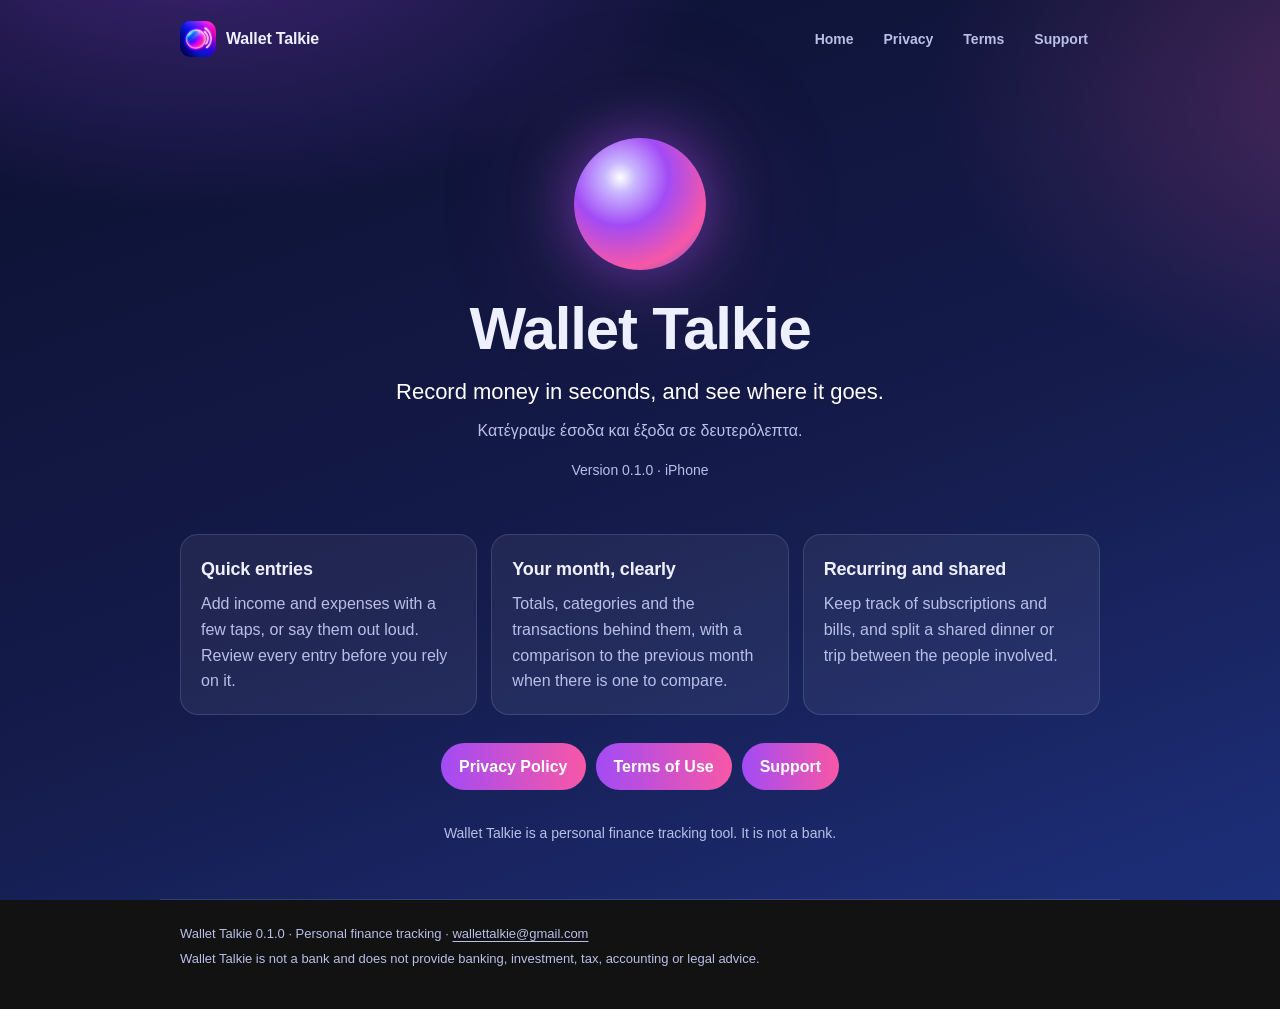
<file: index.html>
<!doctype html>
<html lang="en">
<head>
<meta charset="utf-8">
<meta name="viewport" content="width=device-width, initial-scale=1">
<title>Wallet Talkie · Wallet Talkie</title>
<meta name="description" content="Wallet Talkie: record money in seconds and see where it goes.">
<link rel="stylesheet" href="./assets/site.css">
<link rel="icon" type="image/png" sizes="512x512" href="./assets/icon-512.png">
<link rel="apple-touch-icon" sizes="180x180" href="./assets/icon-180.png">
<meta name="theme-color" content="#0b1030">
</head>
<body>
<header class="top">
  <a class="brand" href="./"><img src="./assets/icon-180.png" alt="" width="36" height="36"><span>Wallet Talkie</span></a>
  <nav aria-label="Site"><a href="./">Home</a><a href="./privacy/">Privacy</a><a href="./terms/">Terms</a><a href="./support/">Support</a></nav>
</header>
<main>

<section class="hero">
  <div class="orb" aria-hidden="true"></div>
  <h1>Wallet Talkie</h1>
  <p class="lead">Record money in seconds, and see where it goes.</p>
  <p class="greek">Κατέγραψε έσοδα και έξοδα σε δευτερόλεπτα.</p>
  <p class="meta">Version 0.1.0 · iPhone</p>
</section>
<section class="cards">
  <article class="card">
    <h2>Quick entries</h2>
    <p>Add income and expenses with a few taps, or say them out loud. Review every entry before you rely on it.</p>
  </article>
  <article class="card">
    <h2>Your month, clearly</h2>
    <p>Totals, categories and the transactions behind them, with a comparison to the previous month when there is one to compare.</p>
  </article>
  <article class="card">
    <h2>Recurring and shared</h2>
    <p>Keep track of subscriptions and bills, and split a shared dinner or trip between the people involved.</p>
  </article>
</section>
<section class="links">
  <a class="pill" href="privacy/">Privacy Policy</a>
  <a class="pill" href="terms/">Terms of Use</a>
  <a class="pill" href="support/">Support</a>
</section>
<p class="note">Wallet Talkie is a personal finance tracking tool. It is not a bank.</p>

</main>
<footer class="foot">
  <p>Wallet Talkie 0.1.0 · Personal finance tracking · <a href="mailto:wallettalkie@gmail.com">wallettalkie@gmail.com</a></p>
  <p>Wallet Talkie is not a bank and does not provide banking, investment, tax, accounting or legal advice.</p>
</footer>
</body>
</html>
</file>
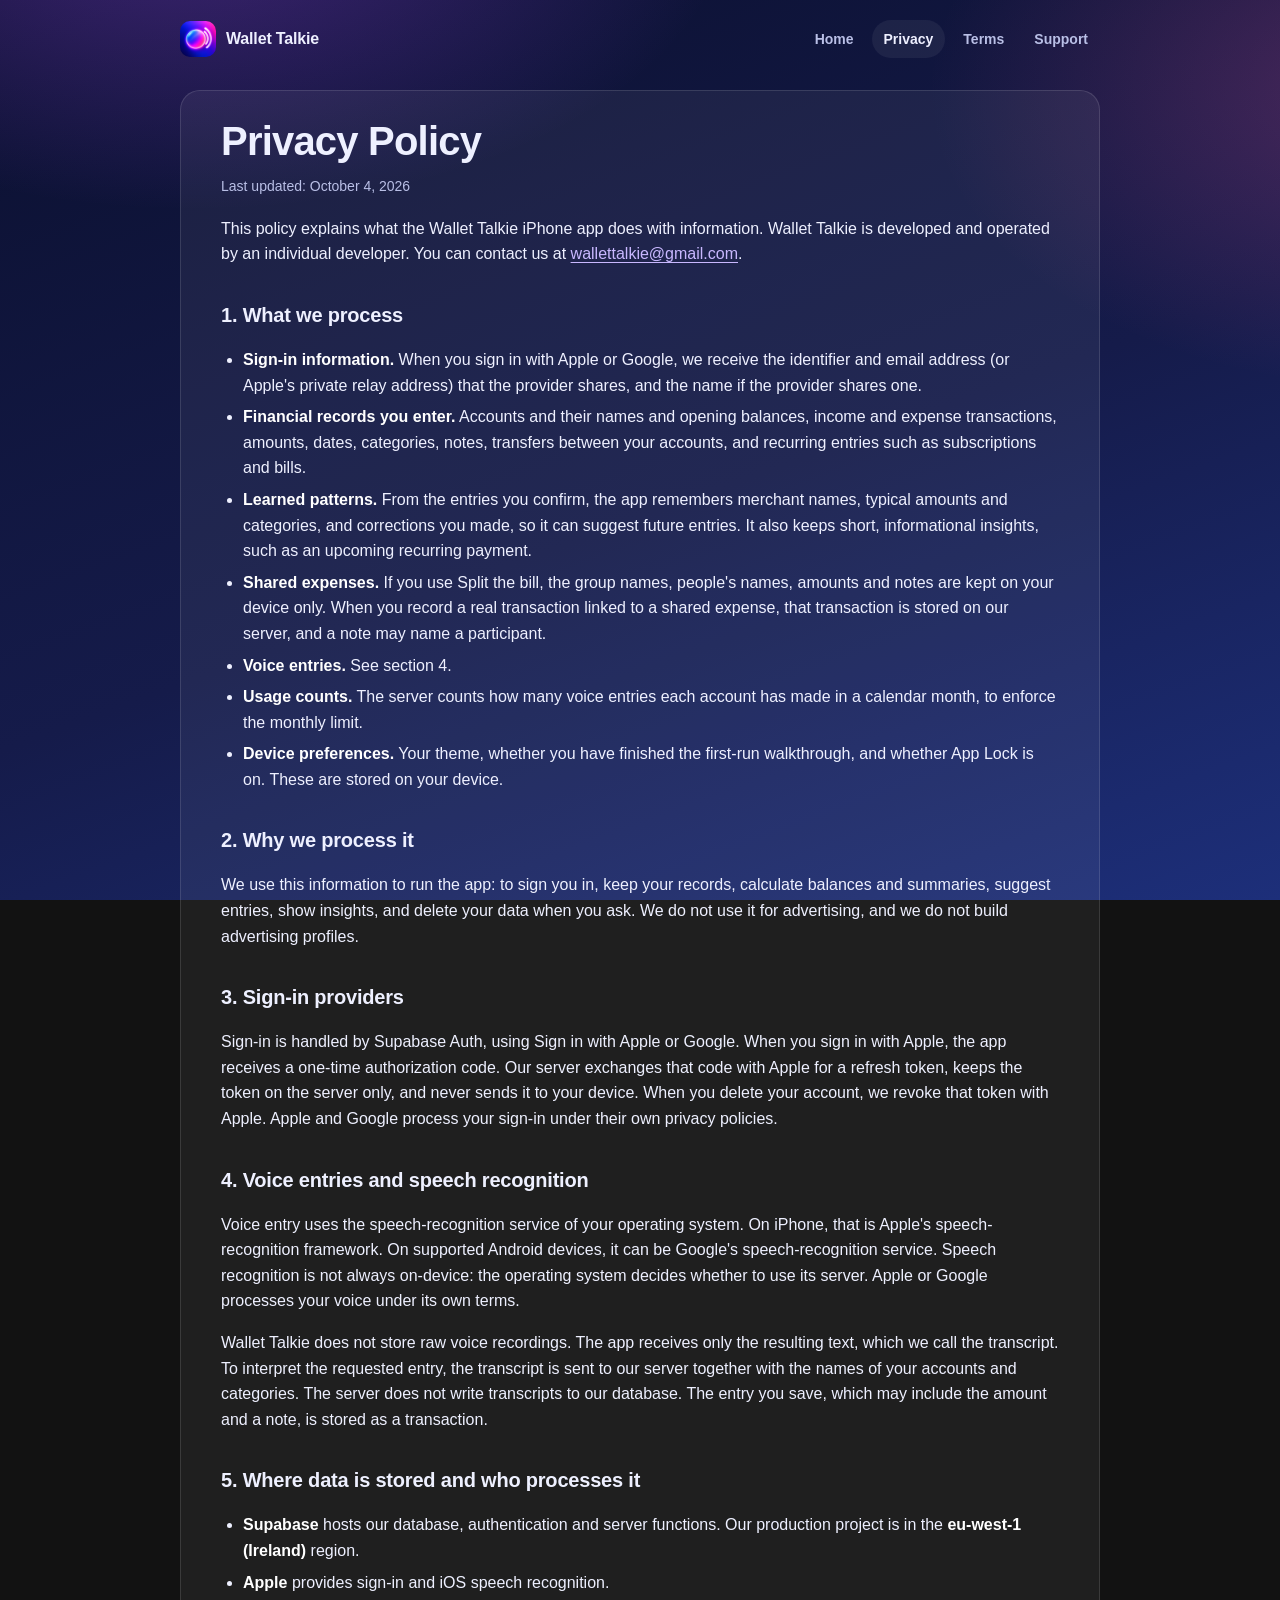
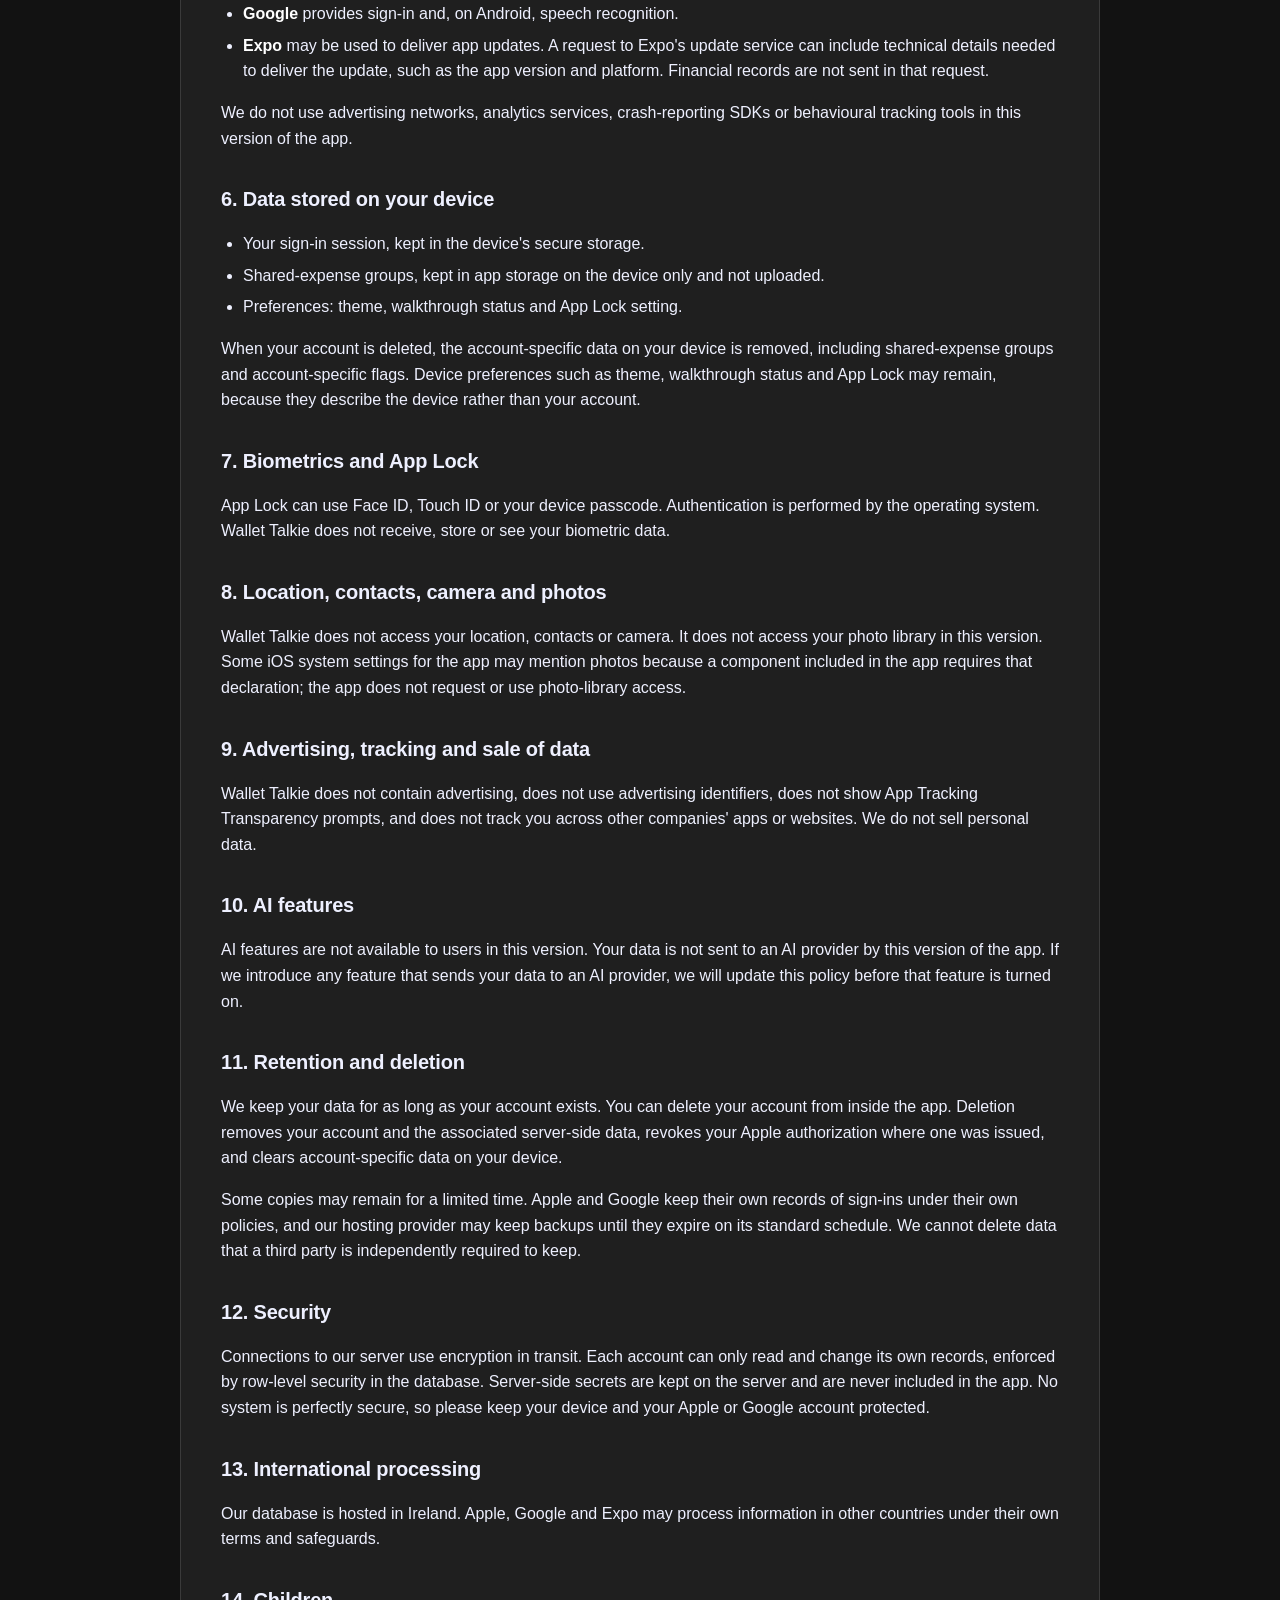
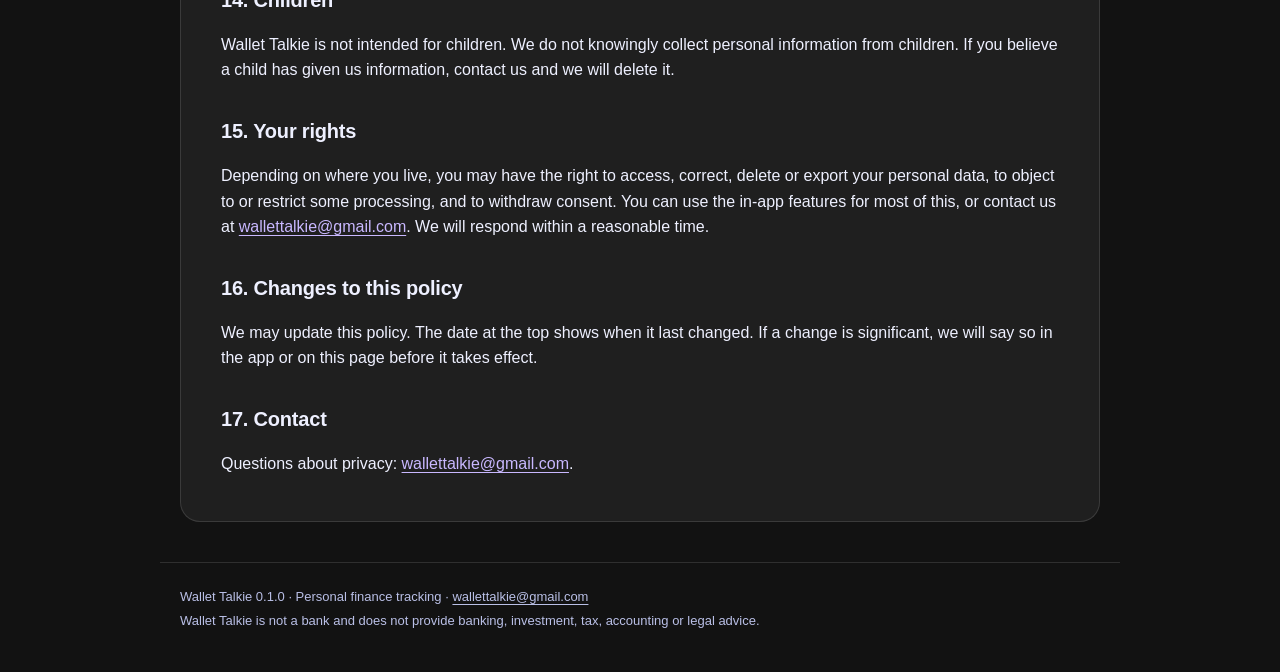
<file: privacy/index.html>
<!doctype html>
<html lang="en">
<head>
<meta charset="utf-8">
<meta name="viewport" content="width=device-width, initial-scale=1">
<title>Privacy Policy · Wallet Talkie</title>
<meta name="description" content="How Wallet Talkie processes your information.">
<link rel="stylesheet" href="../assets/site.css">
<link rel="icon" type="image/png" sizes="512x512" href="../assets/icon-512.png">
<link rel="apple-touch-icon" sizes="180x180" href="../assets/icon-180.png">
<meta name="theme-color" content="#0b1030">
</head>
<body>
<header class="top">
  <a class="brand" href="../"><img src="../assets/icon-180.png" alt="" width="36" height="36"><span>Wallet Talkie</span></a>
  <nav aria-label="Site"><a href="../">Home</a><a href="../privacy/" aria-current="page">Privacy</a><a href="../terms/">Terms</a><a href="../support/">Support</a></nav>
</header>
<main>

<article class="legal">
<h1>Privacy Policy</h1>
<p class="updated">Last updated: October 4, 2026</p>
<p>This policy explains what the Wallet Talkie iPhone app does with information. Wallet Talkie is developed and operated by an individual developer. You can contact us at <a href="mailto:wallettalkie@gmail.com">wallettalkie@gmail.com</a>.</p>

<h2>1. What we process</h2>
<ul>
  <li><strong>Sign-in information.</strong> When you sign in with Apple or Google, we receive the identifier and email address (or Apple's private relay address) that the provider shares, and the name if the provider shares one.</li>
  <li><strong>Financial records you enter.</strong> Accounts and their names and opening balances, income and expense transactions, amounts, dates, categories, notes, transfers between your accounts, and recurring entries such as subscriptions and bills.</li>
  <li><strong>Learned patterns.</strong> From the entries you confirm, the app remembers merchant names, typical amounts and categories, and corrections you made, so it can suggest future entries. It also keeps short, informational insights, such as an upcoming recurring payment.</li>
  <li><strong>Shared expenses.</strong> If you use Split the bill, the group names, people's names, amounts and notes are kept on your device only. When you record a real transaction linked to a shared expense, that transaction is stored on our server, and a note may name a participant.</li>
  <li><strong>Voice entries.</strong> See section 4.</li>
  <li><strong>Usage counts.</strong> The server counts how many voice entries each account has made in a calendar month, to enforce the monthly limit.</li>
  <li><strong>Device preferences.</strong> Your theme, whether you have finished the first-run walkthrough, and whether App Lock is on. These are stored on your device.</li>
</ul>

<h2>2. Why we process it</h2>
<p>We use this information to run the app: to sign you in, keep your records, calculate balances and summaries, suggest entries, show insights, and delete your data when you ask. We do not use it for advertising, and we do not build advertising profiles.</p>

<h2>3. Sign-in providers</h2>
<p>Sign-in is handled by Supabase Auth, using Sign in with Apple or Google. When you sign in with Apple, the app receives a one-time authorization code. Our server exchanges that code with Apple for a refresh token, keeps the token on the server only, and never sends it to your device. When you delete your account, we revoke that token with Apple. Apple and Google process your sign-in under their own privacy policies.</p>

<h2>4. Voice entries and speech recognition</h2>
<p>Voice entry uses the speech-recognition service of your operating system. On iPhone, that is Apple's speech-recognition framework. On supported Android devices, it can be Google's speech-recognition service. Speech recognition is not always on-device: the operating system decides whether to use its server. Apple or Google processes your voice under its own terms.</p>
<p>Wallet Talkie does not store raw voice recordings. The app receives only the resulting text, which we call the transcript. To interpret the requested entry, the transcript is sent to our server together with the names of your accounts and categories. The server does not write transcripts to our database. The entry you save, which may include the amount and a note, is stored as a transaction.</p>

<h2>5. Where data is stored and who processes it</h2>
<ul>
  <li><strong>Supabase</strong> hosts our database, authentication and server functions. Our production project is in the <strong>eu-west-1 (Ireland)</strong> region.</li>
  <li><strong>Apple</strong> provides sign-in and iOS speech recognition.</li>
  <li><strong>Google</strong> provides sign-in and, on Android, speech recognition.</li>
  <li><strong>Expo</strong> may be used to deliver app updates. A request to Expo's update service can include technical details needed to deliver the update, such as the app version and platform. Financial records are not sent in that request.</li>
</ul>
<p>We do not use advertising networks, analytics services, crash-reporting SDKs or behavioural tracking tools in this version of the app.</p>

<h2>6. Data stored on your device</h2>
<ul>
  <li>Your sign-in session, kept in the device's secure storage.</li>
  <li>Shared-expense groups, kept in app storage on the device only and not uploaded.</li>
  <li>Preferences: theme, walkthrough status and App Lock setting.</li>
</ul>
<p>When your account is deleted, the account-specific data on your device is removed, including shared-expense groups and account-specific flags. Device preferences such as theme, walkthrough status and App Lock may remain, because they describe the device rather than your account.</p>

<h2>7. Biometrics and App Lock</h2>
<p>App Lock can use Face ID, Touch ID or your device passcode. Authentication is performed by the operating system. Wallet Talkie does not receive, store or see your biometric data.</p>

<h2>8. Location, contacts, camera and photos</h2>
<p>Wallet Talkie does not access your location, contacts or camera. It does not access your photo library in this version. Some iOS system settings for the app may mention photos because a component included in the app requires that declaration; the app does not request or use photo-library access.</p>

<h2>9. Advertising, tracking and sale of data</h2>
<p>Wallet Talkie does not contain advertising, does not use advertising identifiers, does not show App Tracking Transparency prompts, and does not track you across other companies' apps or websites. We do not sell personal data.</p>

<h2>10. AI features</h2>
<p>AI features are not available to users in this version. Your data is not sent to an AI provider by this version of the app. If we introduce any feature that sends your data to an AI provider, we will update this policy before that feature is turned on.</p>

<h2>11. Retention and deletion</h2>
<p>We keep your data for as long as your account exists. You can delete your account from inside the app. Deletion removes your account and the associated server-side data, revokes your Apple authorization where one was issued, and clears account-specific data on your device.</p>
<p>Some copies may remain for a limited time. Apple and Google keep their own records of sign-ins under their own policies, and our hosting provider may keep backups until they expire on its standard schedule. We cannot delete data that a third party is independently required to keep.</p>

<h2>12. Security</h2>
<p>Connections to our server use encryption in transit. Each account can only read and change its own records, enforced by row-level security in the database. Server-side secrets are kept on the server and are never included in the app. No system is perfectly secure, so please keep your device and your Apple or Google account protected.</p>

<h2>13. International processing</h2>
<p>Our database is hosted in Ireland. Apple, Google and Expo may process information in other countries under their own terms and safeguards.</p>

<h2>14. Children</h2>
<p>Wallet Talkie is not intended for children. We do not knowingly collect personal information from children. If you believe a child has given us information, contact us and we will delete it.</p>

<h2>15. Your rights</h2>
<p>Depending on where you live, you may have the right to access, correct, delete or export your personal data, to object to or restrict some processing, and to withdraw consent. You can use the in-app features for most of this, or contact us at <a href="mailto:wallettalkie@gmail.com">wallettalkie@gmail.com</a>. We will respond within a reasonable time.</p>

<h2>16. Changes to this policy</h2>
<p>We may update this policy. The date at the top shows when it last changed. If a change is significant, we will say so in the app or on this page before it takes effect.</p>

<h2>17. Contact</h2>
<p>Questions about privacy: <a href="mailto:wallettalkie@gmail.com">wallettalkie@gmail.com</a>.</p>
</article>

</main>
<footer class="foot">
  <p>Wallet Talkie 0.1.0 · Personal finance tracking · <a href="mailto:wallettalkie@gmail.com">wallettalkie@gmail.com</a></p>
  <p>Wallet Talkie is not a bank and does not provide banking, investment, tax, accounting or legal advice.</p>
</footer>
</body>
</html>
</file>
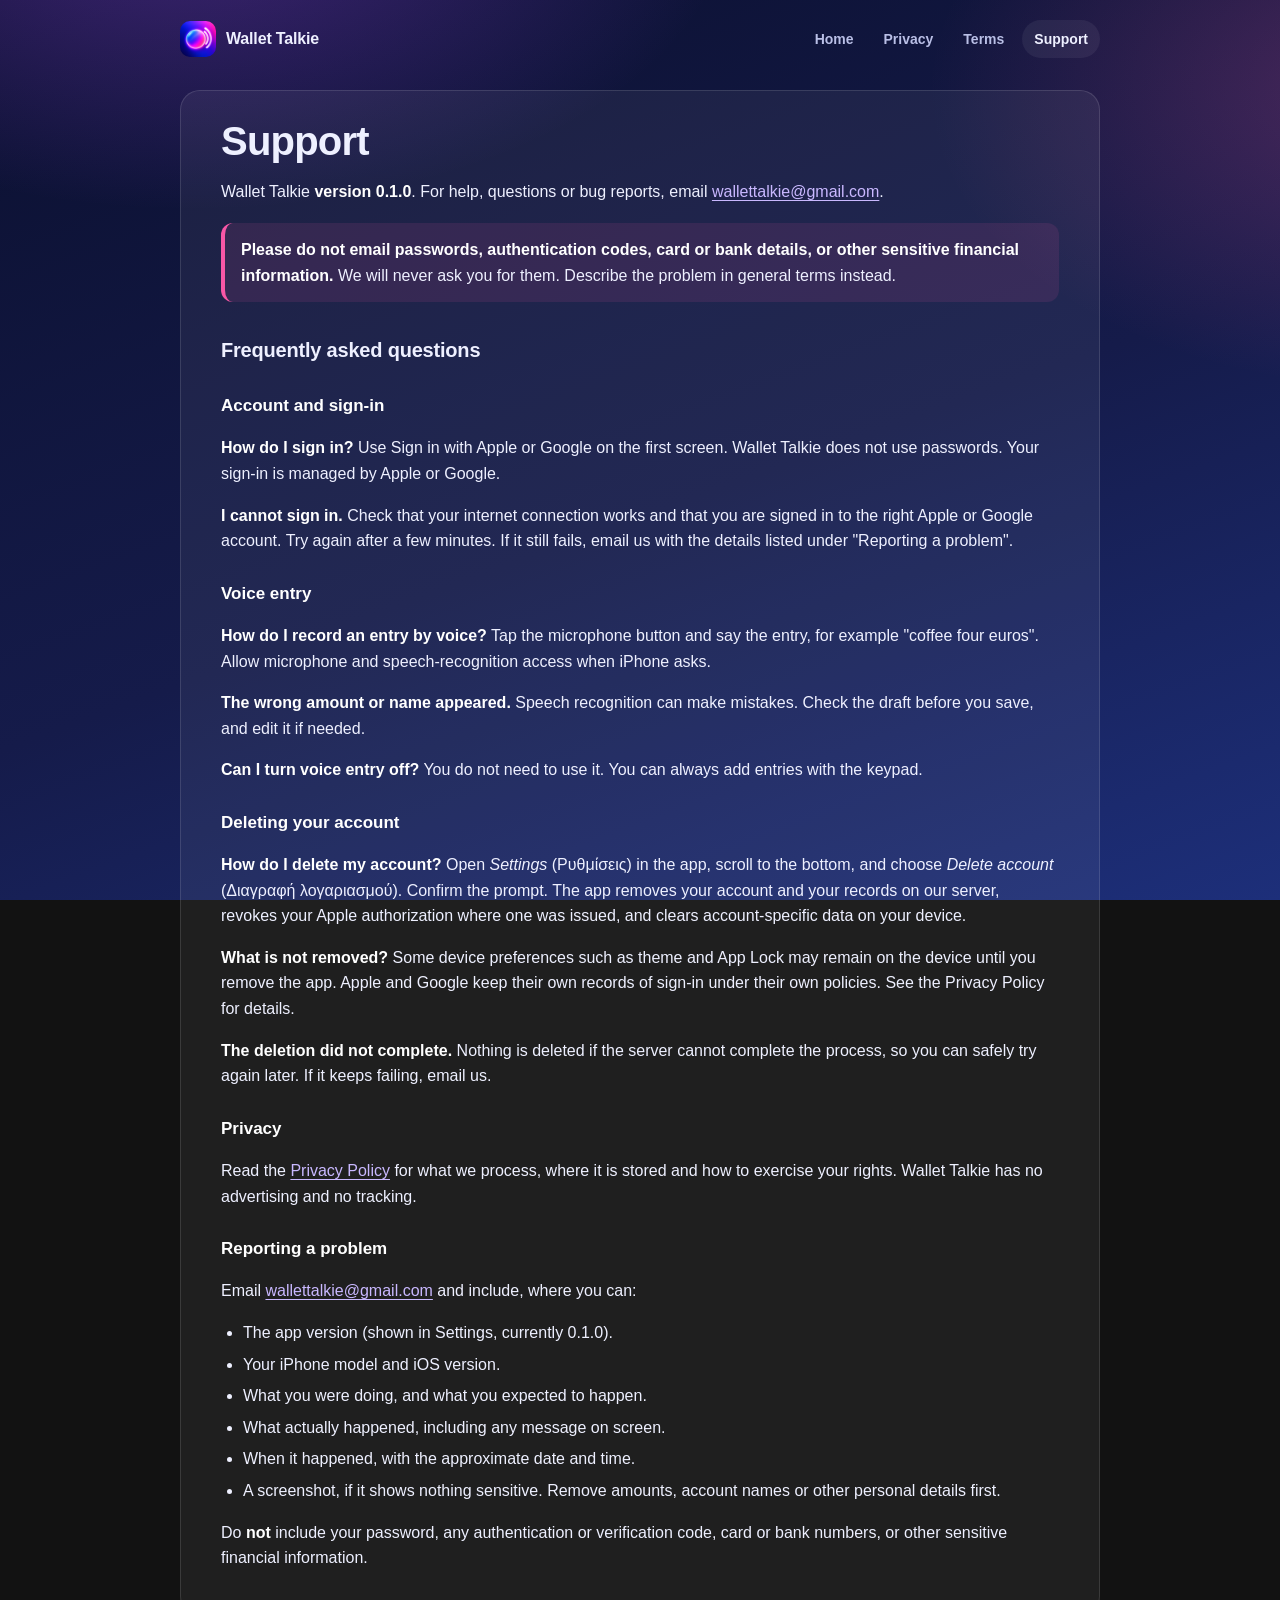
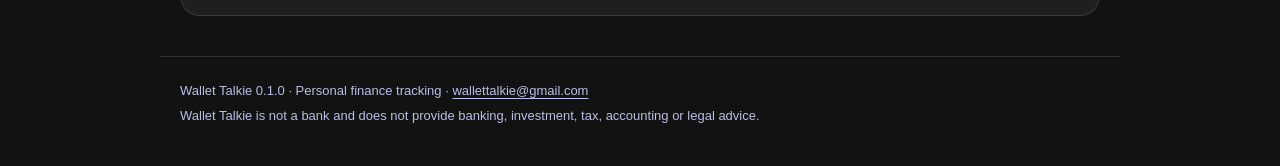
<file: support/index.html>
<!doctype html>
<html lang="en">
<head>
<meta charset="utf-8">
<meta name="viewport" content="width=device-width, initial-scale=1">
<title>Support · Wallet Talkie</title>
<meta name="description" content="Help, FAQ and how to contact Wallet Talkie support.">
<link rel="stylesheet" href="../assets/site.css">
<link rel="icon" type="image/png" sizes="512x512" href="../assets/icon-512.png">
<link rel="apple-touch-icon" sizes="180x180" href="../assets/icon-180.png">
<meta name="theme-color" content="#0b1030">
</head>
<body>
<header class="top">
  <a class="brand" href="../"><img src="../assets/icon-180.png" alt="" width="36" height="36"><span>Wallet Talkie</span></a>
  <nav aria-label="Site"><a href="../">Home</a><a href="../privacy/">Privacy</a><a href="../terms/">Terms</a><a href="../support/" aria-current="page">Support</a></nav>
</header>
<main>

<article class="legal">
<h1>Support</h1>
<p>Wallet Talkie <strong>version 0.1.0</strong>. For help, questions or bug reports, email <a href="mailto:wallettalkie@gmail.com">wallettalkie@gmail.com</a>.</p>

<div class="callout">
  <strong>Please do not email passwords, authentication codes, card or bank details, or other sensitive financial information.</strong> We will never ask you for them. Describe the problem in general terms instead.
</div>

<h2>Frequently asked questions</h2>

<h3>Account and sign-in</h3>
<p><strong>How do I sign in?</strong> Use Sign in with Apple or Google on the first screen. Wallet Talkie does not use passwords. Your sign-in is managed by Apple or Google.</p>
<p><strong>I cannot sign in.</strong> Check that your internet connection works and that you are signed in to the right Apple or Google account. Try again after a few minutes. If it still fails, email us with the details listed under "Reporting a problem".</p>

<h3>Voice entry</h3>
<p><strong>How do I record an entry by voice?</strong> Tap the microphone button and say the entry, for example "coffee four euros". Allow microphone and speech-recognition access when iPhone asks.</p>
<p><strong>The wrong amount or name appeared.</strong> Speech recognition can make mistakes. Check the draft before you save, and edit it if needed.</p>
<p><strong>Can I turn voice entry off?</strong> You do not need to use it. You can always add entries with the keypad.</p>

<h3>Deleting your account</h3>
<p><strong>How do I delete my account?</strong> Open <em>Settings</em> (Ρυθμίσεις) in the app, scroll to the bottom, and choose <em>Delete account</em> (Διαγραφή λογαριασμού). Confirm the prompt. The app removes your account and your records on our server, revokes your Apple authorization where one was issued, and clears account-specific data on your device.</p>
<p><strong>What is not removed?</strong> Some device preferences such as theme and App Lock may remain on the device until you remove the app. Apple and Google keep their own records of sign-in under their own policies. See the Privacy Policy for details.</p>
<p><strong>The deletion did not complete.</strong> Nothing is deleted if the server cannot complete the process, so you can safely try again later. If it keeps failing, email us.</p>

<h3>Privacy</h3>
<p>Read the <a href="../privacy/">Privacy Policy</a> for what we process, where it is stored and how to exercise your rights. Wallet Talkie has no advertising and no tracking.</p>

<h3>Reporting a problem</h3>
<p>Email <a href="mailto:wallettalkie@gmail.com">wallettalkie@gmail.com</a> and include, where you can:</p>
<ul>
  <li>The app version (shown in Settings, currently 0.1.0).</li>
  <li>Your iPhone model and iOS version.</li>
  <li>What you were doing, and what you expected to happen.</li>
  <li>What actually happened, including any message on screen.</li>
  <li>When it happened, with the approximate date and time.</li>
  <li>A screenshot, if it shows nothing sensitive. Remove amounts, account names or other personal details first.</li>
</ul>
<p>Do <strong>not</strong> include your password, any authentication or verification code, card or bank numbers, or other sensitive financial information.</p>
</article>

</main>
<footer class="foot">
  <p>Wallet Talkie 0.1.0 · Personal finance tracking · <a href="mailto:wallettalkie@gmail.com">wallettalkie@gmail.com</a></p>
  <p>Wallet Talkie is not a bank and does not provide banking, investment, tax, accounting or legal advice.</p>
</footer>
</body>
</html>
</file>
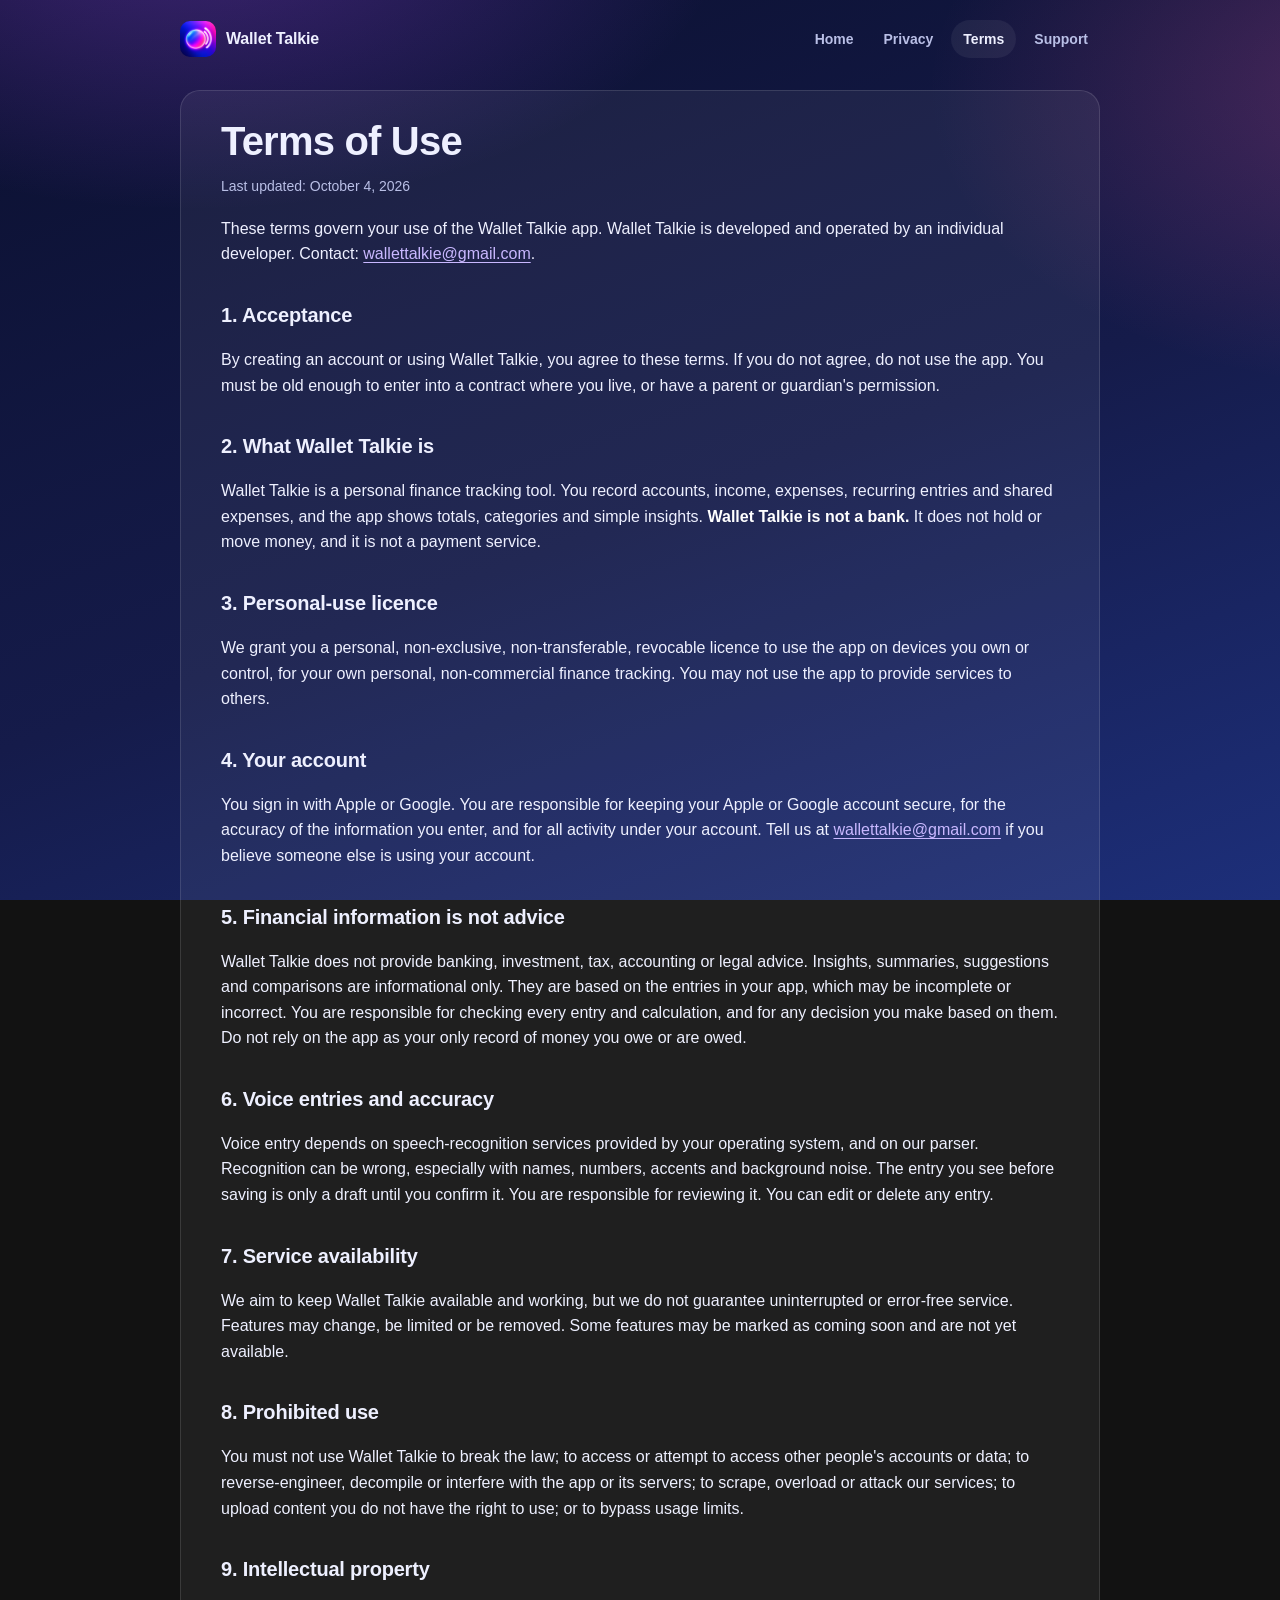
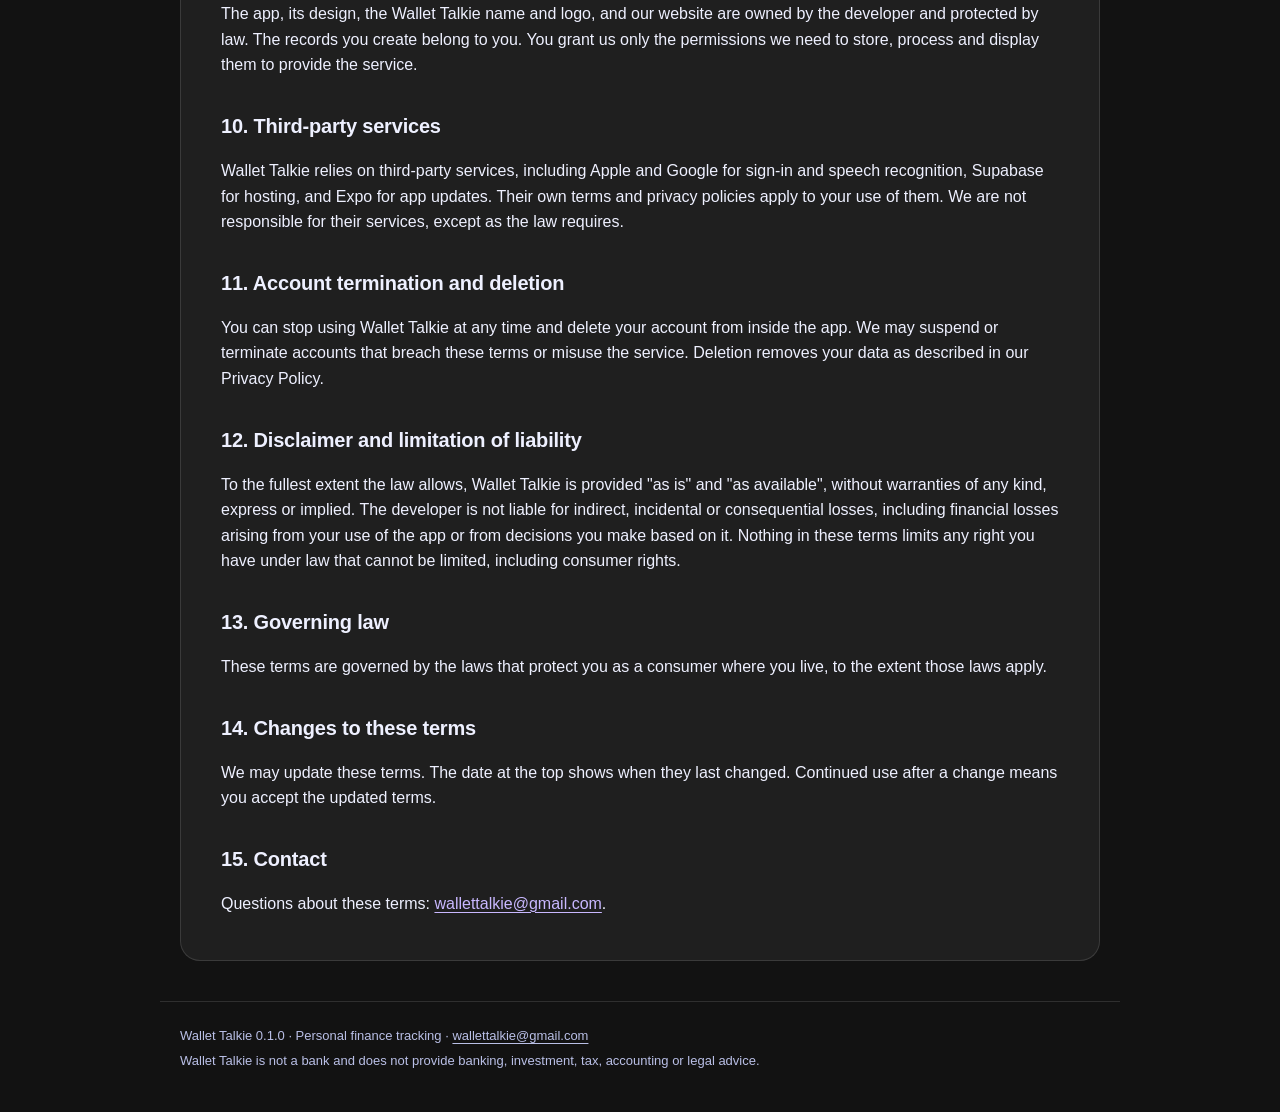
<file: terms/index.html>
<!doctype html>
<html lang="en">
<head>
<meta charset="utf-8">
<meta name="viewport" content="width=device-width, initial-scale=1">
<title>Terms of Use · Wallet Talkie</title>
<meta name="description" content="The terms for using Wallet Talkie.">
<link rel="stylesheet" href="../assets/site.css">
<link rel="icon" type="image/png" sizes="512x512" href="../assets/icon-512.png">
<link rel="apple-touch-icon" sizes="180x180" href="../assets/icon-180.png">
<meta name="theme-color" content="#0b1030">
</head>
<body>
<header class="top">
  <a class="brand" href="../"><img src="../assets/icon-180.png" alt="" width="36" height="36"><span>Wallet Talkie</span></a>
  <nav aria-label="Site"><a href="../">Home</a><a href="../privacy/">Privacy</a><a href="../terms/" aria-current="page">Terms</a><a href="../support/">Support</a></nav>
</header>
<main>

<article class="legal">
<h1>Terms of Use</h1>
<p class="updated">Last updated: October 4, 2026</p>
<p>These terms govern your use of the Wallet Talkie app. Wallet Talkie is developed and operated by an individual developer. Contact: <a href="mailto:wallettalkie@gmail.com">wallettalkie@gmail.com</a>.</p>

<h2>1. Acceptance</h2>
<p>By creating an account or using Wallet Talkie, you agree to these terms. If you do not agree, do not use the app. You must be old enough to enter into a contract where you live, or have a parent or guardian's permission.</p>

<h2>2. What Wallet Talkie is</h2>
<p>Wallet Talkie is a personal finance tracking tool. You record accounts, income, expenses, recurring entries and shared expenses, and the app shows totals, categories and simple insights. <strong>Wallet Talkie is not a bank.</strong> It does not hold or move money, and it is not a payment service.</p>

<h2>3. Personal-use licence</h2>
<p>We grant you a personal, non-exclusive, non-transferable, revocable licence to use the app on devices you own or control, for your own personal, non-commercial finance tracking. You may not use the app to provide services to others.</p>

<h2>4. Your account</h2>
<p>You sign in with Apple or Google. You are responsible for keeping your Apple or Google account secure, for the accuracy of the information you enter, and for all activity under your account. Tell us at <a href="mailto:wallettalkie@gmail.com">wallettalkie@gmail.com</a> if you believe someone else is using your account.</p>

<h2>5. Financial information is not advice</h2>
<p>Wallet Talkie does not provide banking, investment, tax, accounting or legal advice. Insights, summaries, suggestions and comparisons are informational only. They are based on the entries in your app, which may be incomplete or incorrect. You are responsible for checking every entry and calculation, and for any decision you make based on them. Do not rely on the app as your only record of money you owe or are owed.</p>

<h2>6. Voice entries and accuracy</h2>
<p>Voice entry depends on speech-recognition services provided by your operating system, and on our parser. Recognition can be wrong, especially with names, numbers, accents and background noise. The entry you see before saving is only a draft until you confirm it. You are responsible for reviewing it. You can edit or delete any entry.</p>

<h2>7. Service availability</h2>
<p>We aim to keep Wallet Talkie available and working, but we do not guarantee uninterrupted or error-free service. Features may change, be limited or be removed. Some features may be marked as coming soon and are not yet available.</p>

<h2>8. Prohibited use</h2>
<p>You must not use Wallet Talkie to break the law; to access or attempt to access other people's accounts or data; to reverse-engineer, decompile or interfere with the app or its servers; to scrape, overload or attack our services; to upload content you do not have the right to use; or to bypass usage limits.</p>

<h2>9. Intellectual property</h2>
<p>The app, its design, the Wallet Talkie name and logo, and our website are owned by the developer and protected by law. The records you create belong to you. You grant us only the permissions we need to store, process and display them to provide the service.</p>

<h2>10. Third-party services</h2>
<p>Wallet Talkie relies on third-party services, including Apple and Google for sign-in and speech recognition, Supabase for hosting, and Expo for app updates. Their own terms and privacy policies apply to your use of them. We are not responsible for their services, except as the law requires.</p>

<h2>11. Account termination and deletion</h2>
<p>You can stop using Wallet Talkie at any time and delete your account from inside the app. We may suspend or terminate accounts that breach these terms or misuse the service. Deletion removes your data as described in our Privacy Policy.</p>

<h2>12. Disclaimer and limitation of liability</h2>
<p>To the fullest extent the law allows, Wallet Talkie is provided "as is" and "as available", without warranties of any kind, express or implied. The developer is not liable for indirect, incidental or consequential losses, including financial losses arising from your use of the app or from decisions you make based on it. Nothing in these terms limits any right you have under law that cannot be limited, including consumer rights.</p>

<h2>13. Governing law</h2>
<p>These terms are governed by the laws that protect you as a consumer where you live, to the extent those laws apply.</p>

<h2>14. Changes to these terms</h2>
<p>We may update these terms. The date at the top shows when they last changed. Continued use after a change means you accept the updated terms.</p>

<h2>15. Contact</h2>
<p>Questions about these terms: <a href="mailto:wallettalkie@gmail.com">wallettalkie@gmail.com</a>.</p>
</article>

</main>
<footer class="foot">
  <p>Wallet Talkie 0.1.0 · Personal finance tracking · <a href="mailto:wallettalkie@gmail.com">wallettalkie@gmail.com</a></p>
  <p>Wallet Talkie is not a bank and does not provide banking, investment, tax, accounting or legal advice.</p>
</footer>
</body>
</html>
</file>
<file: assets/site.css>
/* Wallet Talkie public site. Static, no external resources, no scripts. */
:root {
  --navy: #0b1030;
  --navy-2: #151b4a;
  --blue: #3b5bdb;
  --purple: #a24bf5;
  --pink: #f857a6;
  --text: #eef0ff;
  --muted: #b9bfe6;
  --card: rgba(255, 255, 255, 0.06);
  --line: rgba(255, 255, 255, 0.12);
  --link: #c9b8ff;
  color-scheme: dark;
}

* { box-sizing: border-box; }

html { -webkit-text-size-adjust: 100%; }

body {
  margin: 0;
  min-height: 100vh;
  font-family: -apple-system, BlinkMacSystemFont, "Segoe UI", Roboto, "Helvetica Neue", Arial, sans-serif;
  font-size: 16px;
  line-height: 1.6;
  color: var(--text);
  background:
    radial-gradient(900px 500px at 15% -10%, rgba(162, 75, 245, 0.35), transparent 60%),
    radial-gradient(800px 500px at 110% 10%, rgba(248, 87, 166, 0.25), transparent 60%),
    linear-gradient(160deg, var(--navy) 0%, var(--navy-2) 55%, #1d2f7a 100%);
  background-attachment: fixed;
}

a { color: var(--link); text-decoration-thickness: 1px; text-underline-offset: 3px; }
a:hover { color: #ffffff; }
a:focus-visible { outline: 2px solid var(--pink); outline-offset: 3px; border-radius: 4px; }

.top {
  display: flex;
  flex-wrap: wrap;
  align-items: center;
  justify-content: space-between;
  gap: 12px;
  max-width: 920px;
  margin: 0 auto;
  padding: 20px 20px 8px;
}

.brand { display: inline-flex; align-items: center; gap: 10px; color: var(--text); text-decoration: none; font-weight: 800; letter-spacing: -0.01em; }
.brand img { border-radius: 10px; display: block; }

.top nav { display: flex; flex-wrap: wrap; gap: 6px; }
.top nav a {
  color: var(--muted);
  text-decoration: none;
  font-size: 14px;
  font-weight: 600;
  padding: 8px 12px;
  border-radius: 999px;
}
.top nav a:hover, .top nav a[aria-current="page"] { color: var(--text); background: var(--card); }

main {
  max-width: 920px;
  margin: 0 auto;
  padding: 24px 20px 40px;
}

h1 { font-size: clamp(30px, 6vw, 44px); line-height: 1.1; letter-spacing: -0.02em; margin: 0 0 12px; }
h2 { font-size: 20px; margin: 32px 0 10px; letter-spacing: -0.01em; }
h3 { font-size: 17px; margin: 26px 0 6px; color: #ffffff; }
p, li { color: var(--text); }
ul { padding-left: 22px; }
li { margin: 6px 0; }
strong { color: #ffffff; }

.hero { text-align: center; padding: 48px 0 24px; position: relative; }
.orb {
  width: 132px; height: 132px; margin: 0 auto 26px; border-radius: 50%;
  background: radial-gradient(circle at 35% 30%, #ffffff 0%, #c9b8ff 12%, var(--purple) 38%, var(--pink) 72%, var(--blue) 100%);
  box-shadow: 0 0 60px rgba(162, 75, 245, 0.55), 0 0 140px rgba(248, 87, 166, 0.25);
}
.hero h1 { font-size: clamp(38px, 8vw, 60px); }
.lead { font-size: clamp(18px, 3vw, 22px); color: #ffffff; margin: 0 0 8px; }
.greek { color: var(--muted); margin: 0 0 16px; }
.meta { color: var(--muted); font-size: 14px; margin: 0; }

.cards {
  display: grid;
  grid-template-columns: repeat(auto-fit, minmax(230px, 1fr));
  gap: 14px;
  margin: 28px 0 8px;
}
.card {
  background: var(--card);
  border: 1px solid var(--line);
  border-radius: 18px;
  padding: 20px;
}
.card h2 { margin: 0 0 8px; font-size: 18px; }
.card p { margin: 0; color: var(--muted); }

.links, .hero .links { display: flex; flex-wrap: wrap; justify-content: center; gap: 10px; margin: 28px 0 0; }
.pill {
  display: inline-block;
  padding: 11px 18px;
  border-radius: 999px;
  color: #ffffff !important;
  text-decoration: none;
  font-weight: 700;
  background: linear-gradient(90deg, var(--purple), var(--pink));
}
.pill:hover { filter: brightness(1.08); }

.note { text-align: center; color: var(--muted); font-size: 14px; margin-top: 32px; }

.legal { background: var(--card); border: 1px solid var(--line); border-radius: 20px; padding: 28px clamp(18px, 4vw, 40px); }
.legal h1 { font-size: clamp(30px, 5vw, 40px); }
.updated { color: var(--muted); font-size: 14px; margin: 0 0 18px; }

.callout {
  border-left: 4px solid var(--pink);
  background: rgba(248, 87, 166, 0.10);
  border-radius: 12px;
  padding: 14px 16px;
  margin: 18px 0;
}

.foot {
  max-width: 920px;
  margin: 0 auto;
  padding: 20px 20px 36px;
  border-top: 1px solid var(--line);
  color: var(--muted);
  font-size: 13px;
}
.foot p { margin: 4px 0; color: var(--muted); }
.foot a { color: var(--muted); }

@media (max-width: 520px) {
  body { font-size: 15px; }
  .legal { padding: 22px 18px; border-radius: 16px; }
  .hero { padding-top: 28px; }
  .orb { width: 104px; height: 104px; }
}

@media (min-width: 1100px) { main, .top, .foot { max-width: 960px; } }
</file>
